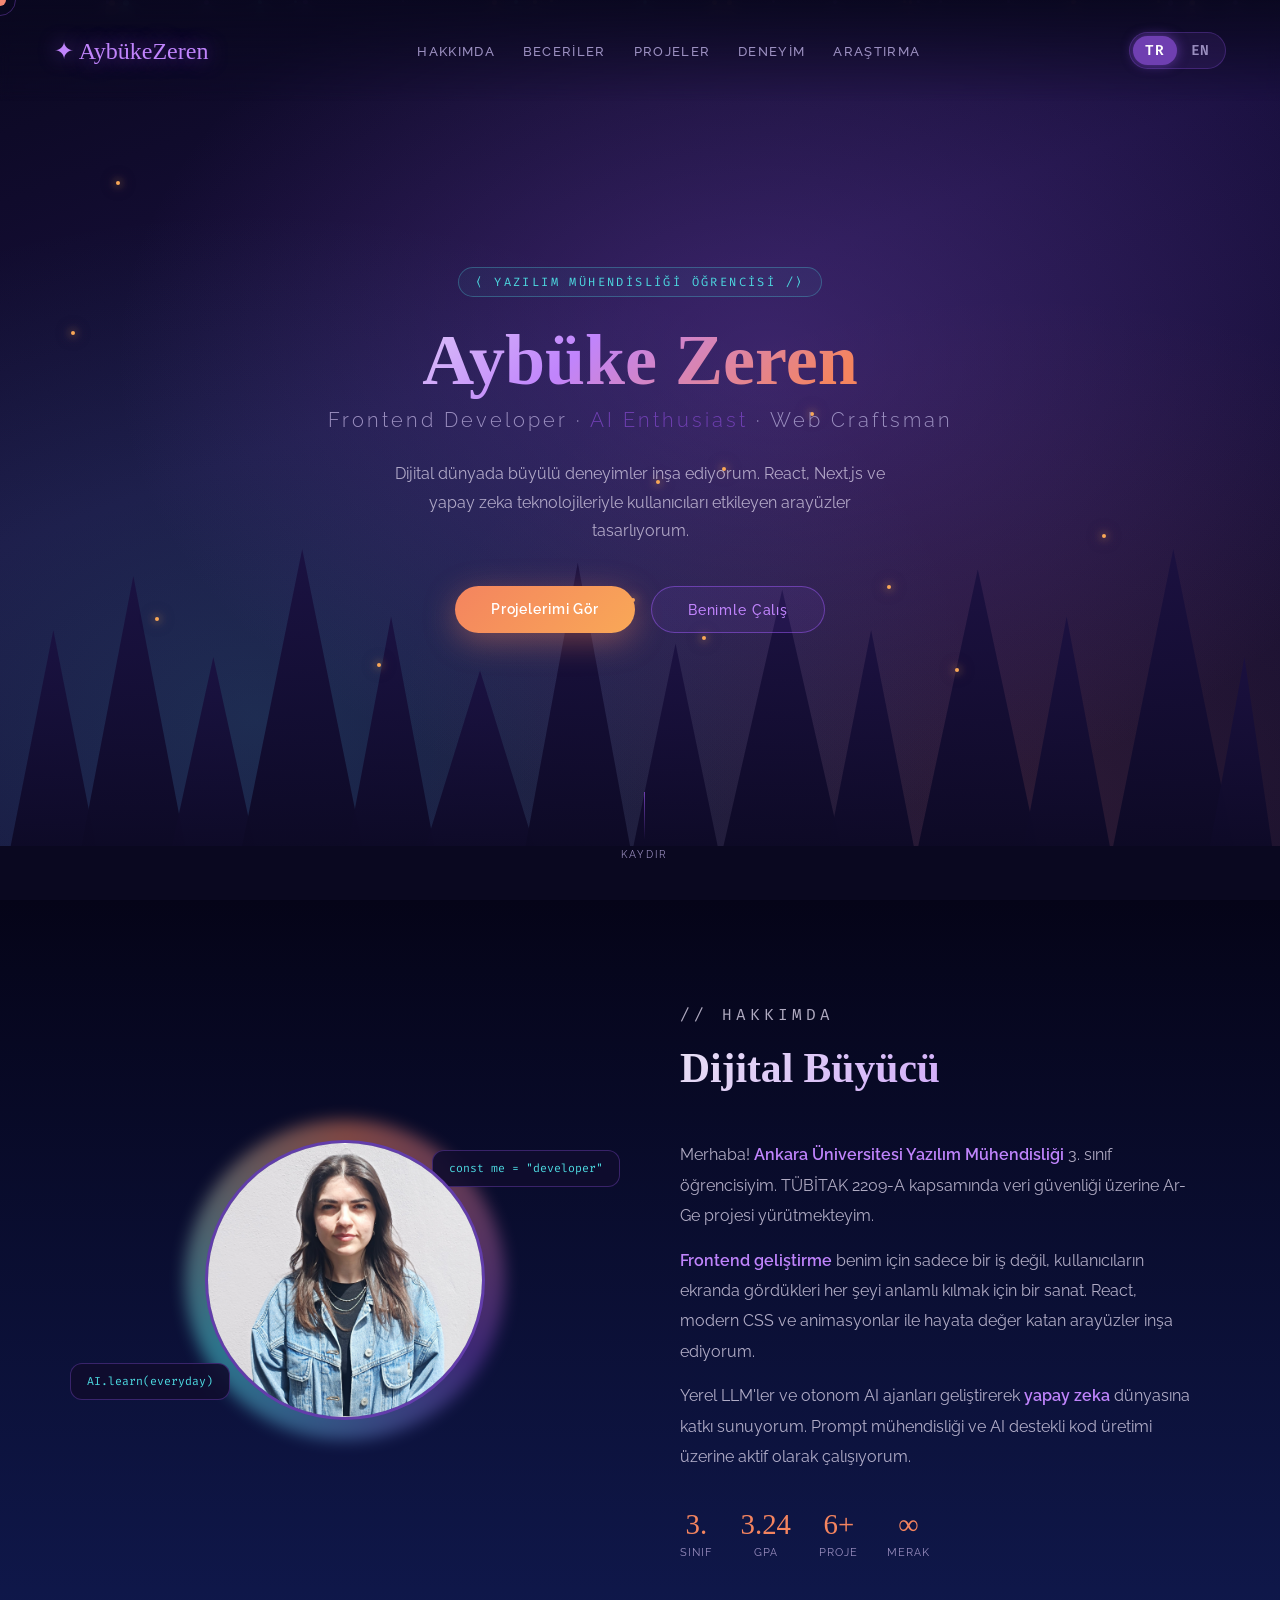
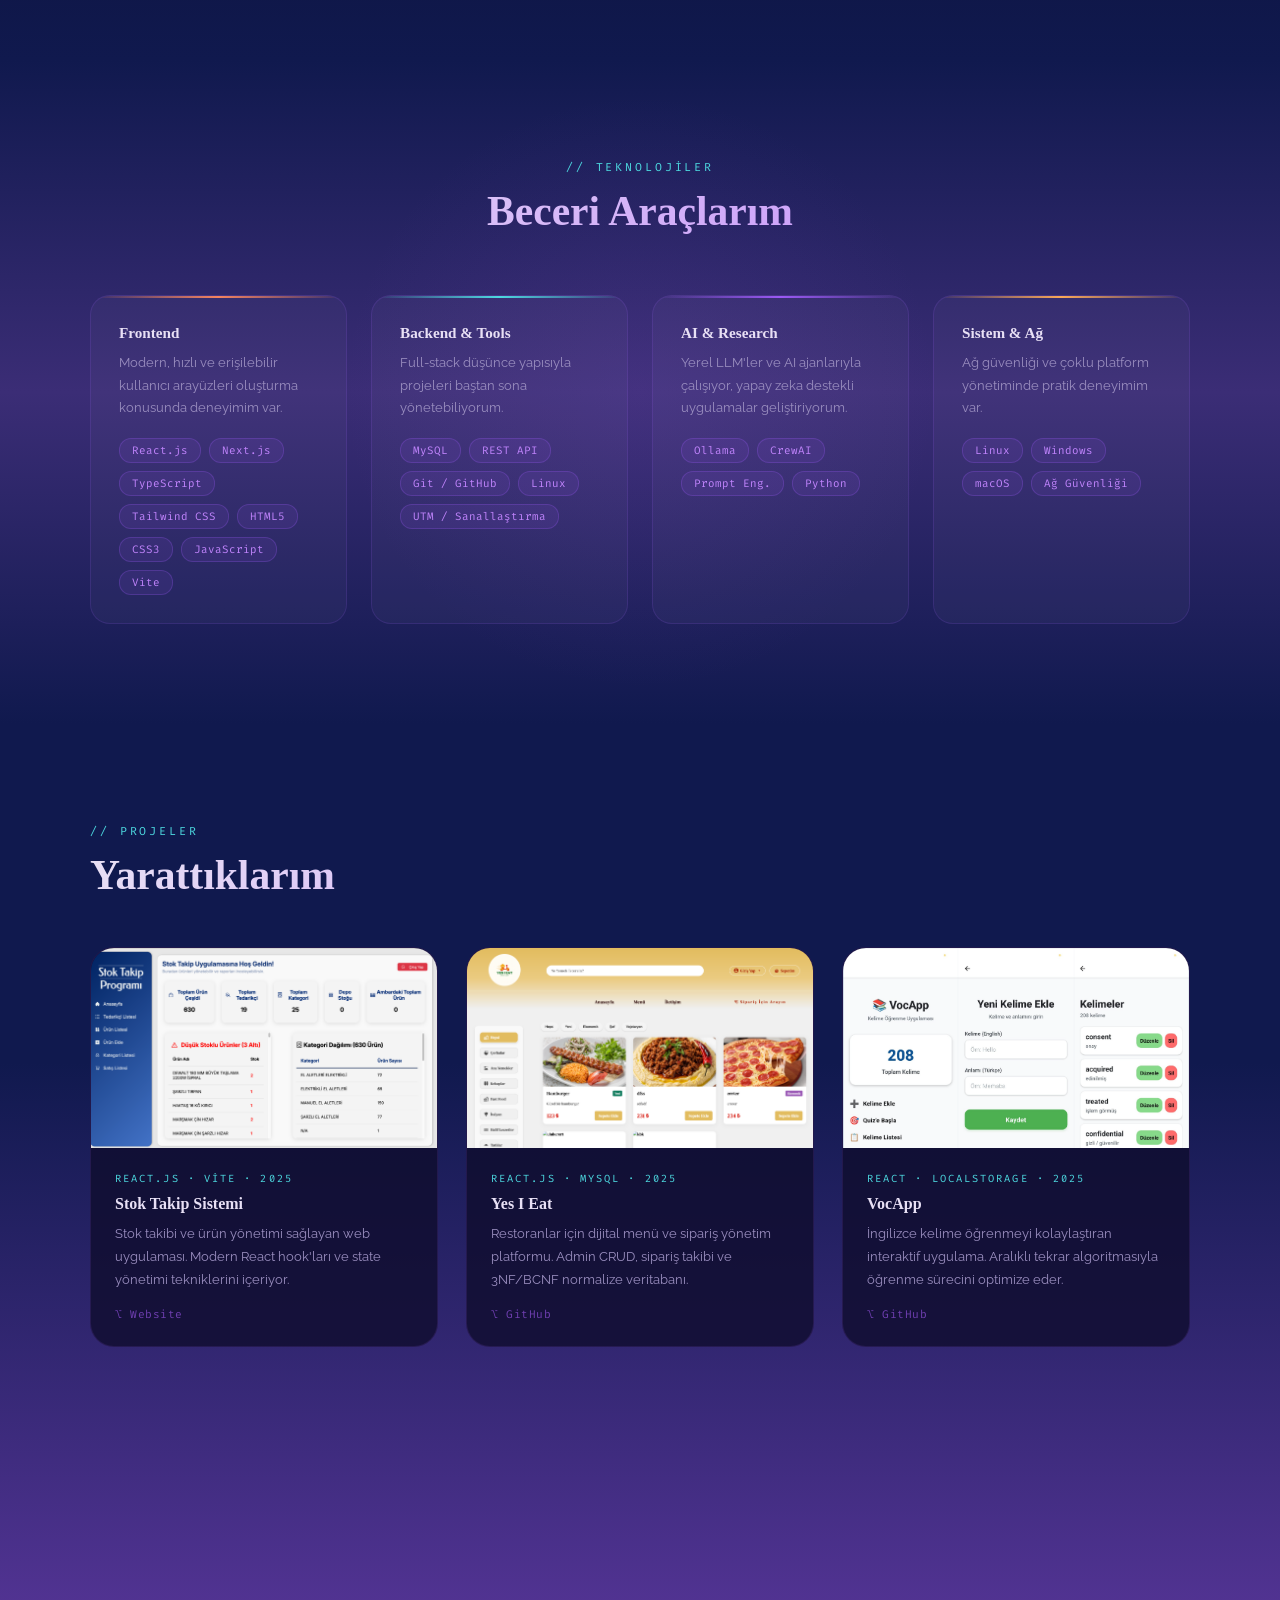
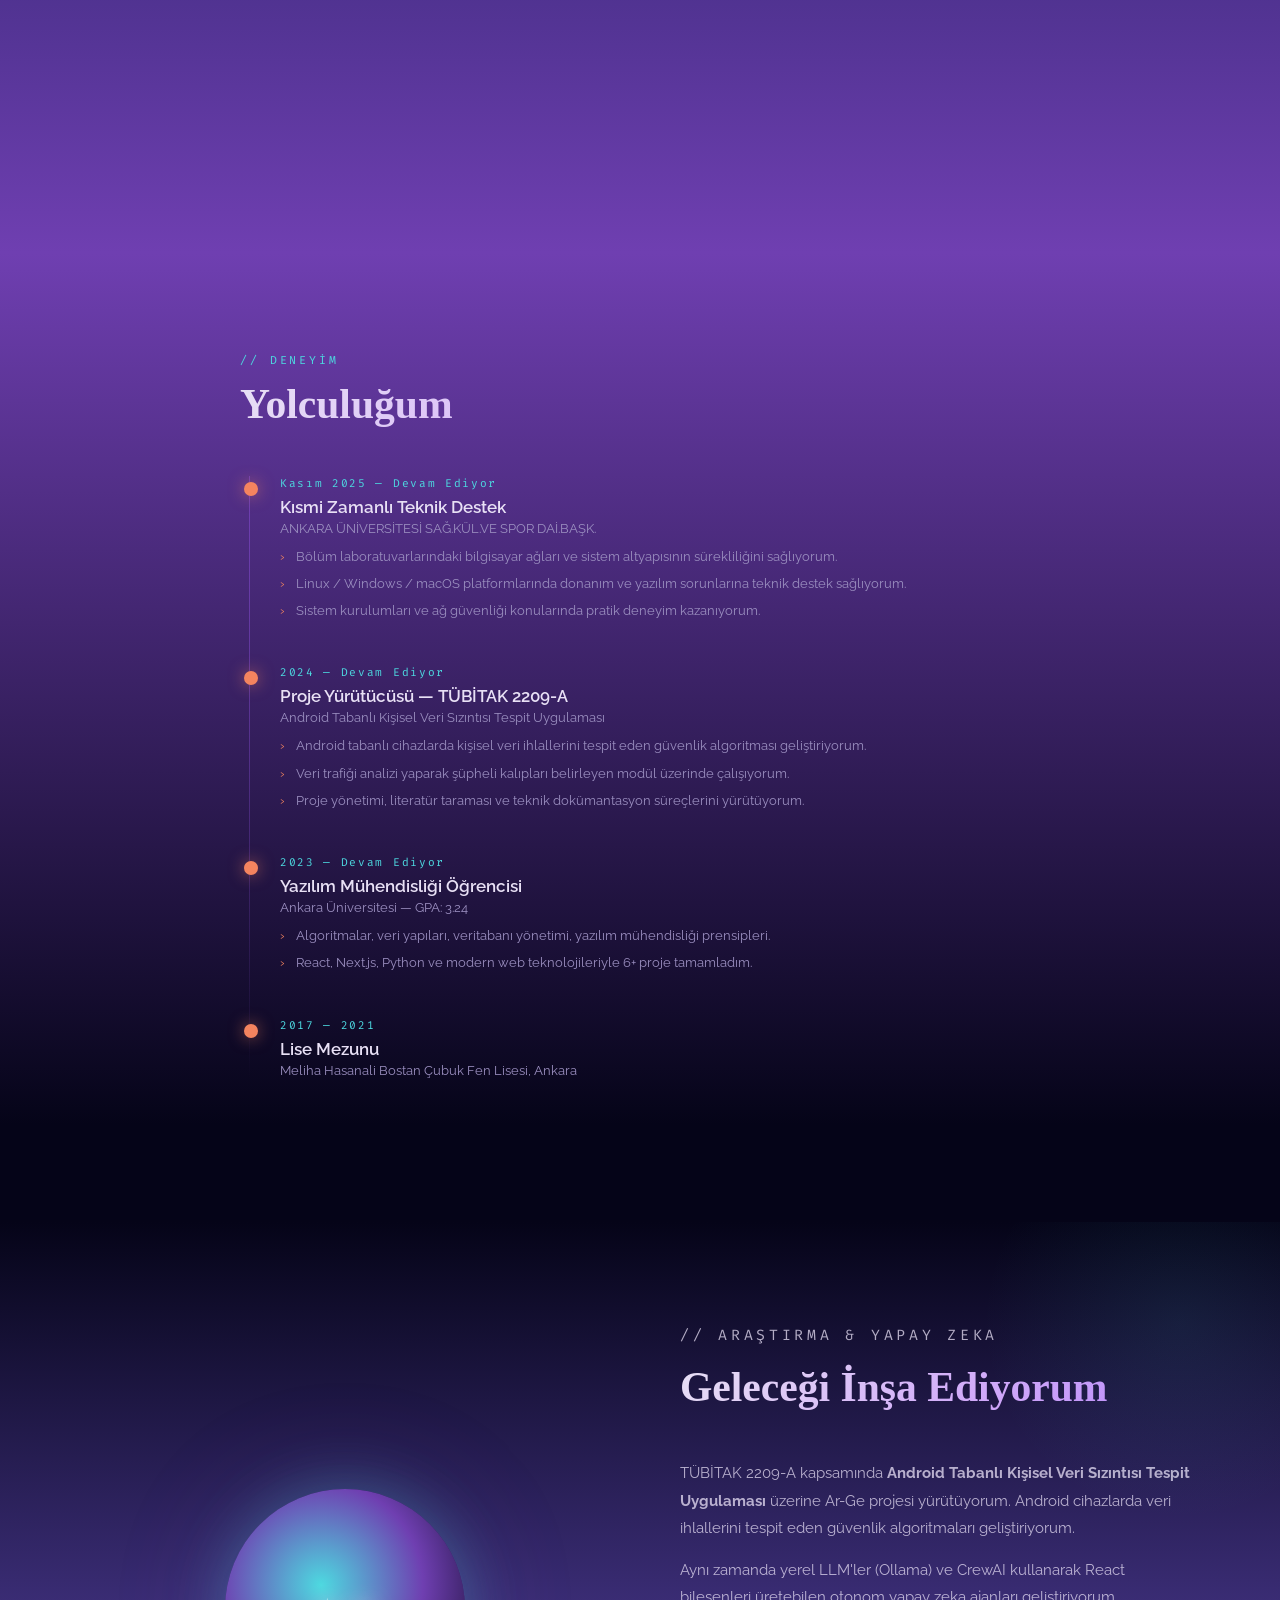
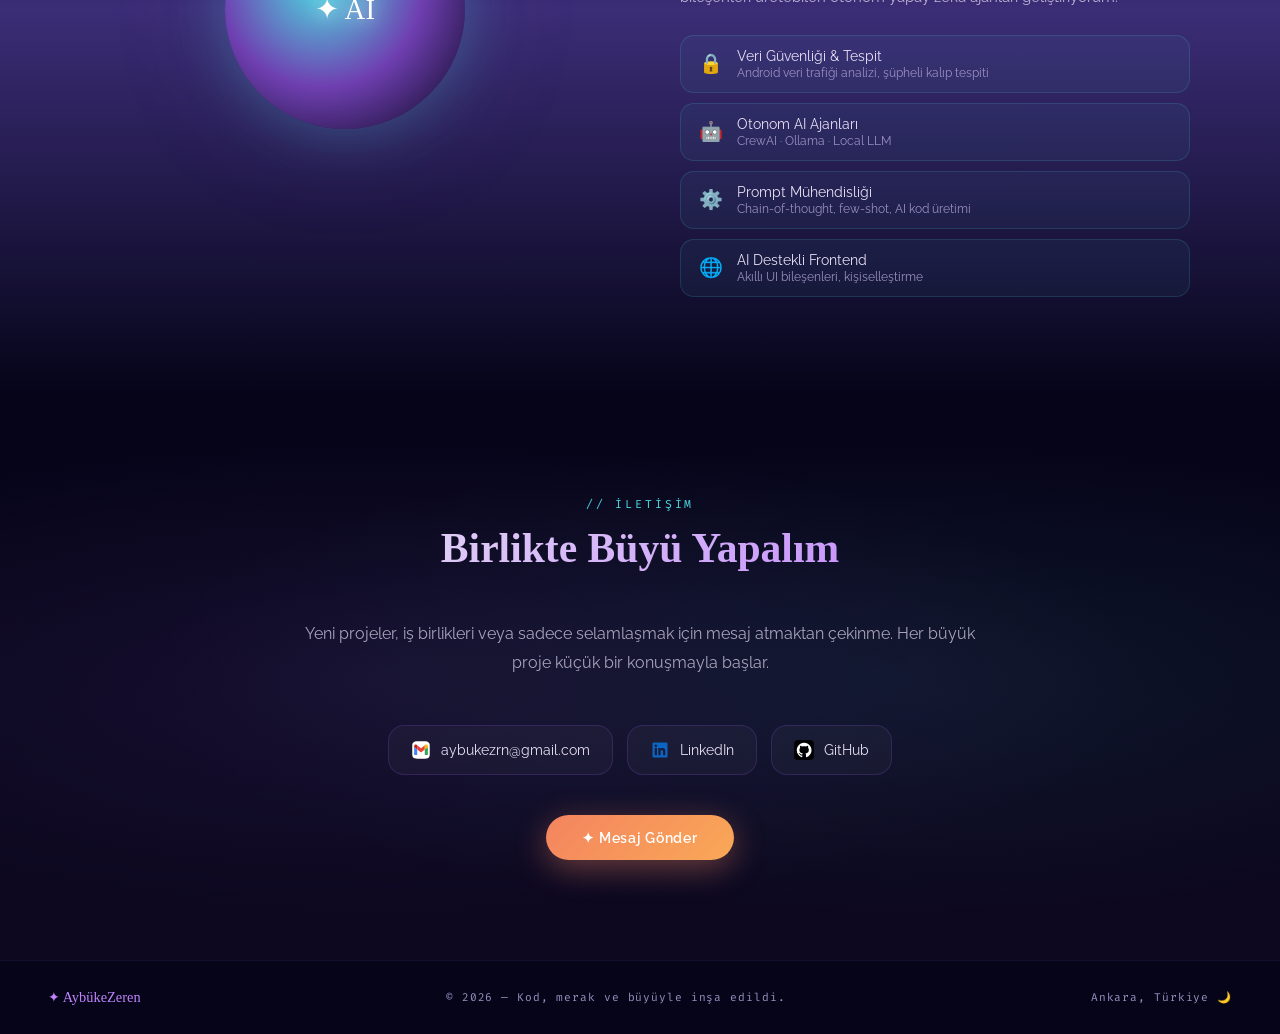
<file: index.html>
<!DOCTYPE html>
<html lang="tr">

<head>
    <meta charset="UTF-8">
    <meta name="viewport" content="width=device-width, initial-scale=1.0">
    <title>Aybüke Zeren — Portfolio</title>
    <link
        href="https://fonts.googleapis.com/css2?family=Cinzel+Decorative:wght@400;700&family=Raleway:wght@300;400;500;600&family=Fira+Code:wght@300;400;500&display=swap"
        rel="stylesheet">
    <style>
        :root {
            --deep-navy: #050418;
            --midnight: #10194e;
            --purple-dark: #3b2d76;
            --purple-mid: #3d2a7a;
            --violet: #6f3fb1;
            --lilac: #c084fc;
            --coral: #f4845f;
            --amber: #f9a857;
            --teal-glow: #4dd9e0;
            --text-main: #e8e0f5;
            --text-dim: #9b8fc0;
        }

        * {
            margin: 0;
            padding: 0;
            box-sizing: border-box;
        }

        html {
            scroll-behavior: smooth;
        }

        body {
            background: var(--deep-navy);
            color: var(--text-main);
            font-family: 'Raleway', sans-serif;
            overflow-x: hidden;
            cursor: none;
        }

        /* CURSOR */
        .cursor {
            position: fixed;
            width: 12px;
            height: 12px;
            border-radius: 50%;
            background: var(--coral);
            pointer-events: none;
            z-index: 9999;
            transform: translate(-50%, -50%);
            transition: transform 0.1s, background 0.3s;
            mix-blend-mode: screen;
        }

        .cursor-trail {
            position: fixed;
            width: 32px;
            height: 32px;
            border-radius: 50%;
            border: 1px solid var(--violet);
            pointer-events: none;
            z-index: 9998;
            transform: translate(-50%, -50%);
            transition: left 0.12s ease, top 0.12s ease;
            opacity: 0.5;
        }

        /* NAV */
        nav {
            position: fixed;
            top: 0;
            left: 0;
            right: 0;
            z-index: 100;
            display: flex;
            align-items: center;
            justify-content: space-between;
            padding: 32px 54px;
            background: linear-gradient(to bottom, rgba(10, 8, 32, 0.97), transparent);
            backdrop-filter: blur(6px);
        }

        .nav-logo {
            font-family: 'Cormorant Garamond', serif;
            font-size: 1.5rem;
            color: var(--lilac);
            text-shadow: 0 0 20px var(--violet);
        }

        .nav-links {
            display: flex;
            gap: 28px;
            list-style: none;
        }

        .nav-links a {
            color: var(--text-dim);
            text-decoration: none;
            font-size: .82rem;
            letter-spacing: 0.1em;
            text-transform: uppercase;
            font-weight: 500;
            transition: color 0.3s;
            position: relative;
        }

        .nav-links a::after {
            content: '';
            position: absolute;
            bottom: -4px;
            left: 0;
            width: 0;
            height: 1px;
            background: var(--coral);
            transition: width 0.3s;
        }

        .nav-links a:hover {
            color: var(--coral);
        }

        .nav-links a:hover::after {
            width: 100%;
        }

        .nav-right {
            display: flex;
            align-items: center;
            gap: 12px;
        }

        /* LANG TOGGLE */
        .lang-toggle {
            display: flex;
            align-items: center;
            background: rgba(155, 89, 245, 0.1);
            border: 1px solid rgba(155, 89, 245, 0.25);
            border-radius: 20px;
            padding: 3px;
            gap: 2px;
        }

        .lang-btn {
            font-family: 'Fira Code', monospace;
            font-size: 0.9rem;
            font-weight: 600;
            letter-spacing: 0.05em;
            padding: 5px 12px;
            border-radius: 16px;
            border: none;
            background: transparent;
            color: var(--text-dim);
            cursor: none;
            transition: all 0.25s;
        }

        .lang-btn.active {
            background: var(--violet);
            color: white;
            box-shadow: 0 0 12px rgba(155, 89, 245, 0.5);
        }

        /* CV DOWNLOAD */
        .cv-btn {
            display: flex;
            align-items: center;
            gap: 8px;
            background: linear-gradient(135deg, var(--coral), var(--amber));
            color: white;
            padding: 9px 20px;
            border-radius: 20px;
            font-size: 0.82rem;
            font-weight: 600;
            letter-spacing: 0.06em;
            text-decoration: none;
            
            box-shadow: 0 0 20px rgba(244, 132, 95, 0.35);
            transition: box-shadow 0.3s, transform 0.2s;
        }

        .cv-btn:hover {
            box-shadow: 0 0 36px rgba(244, 132, 95, 0.65);
            transform: translateY(-1px);
        }

        .cv-btn svg {
            width: 14px;
            height: 14px;
            fill: white;
            flex-shrink: 0;
        }

        /* HERO */
        .hero {
            position: relative;
            min-height: 100vh;
            display: flex;
            align-items: center;
            justify-content: center;
            overflow: hidden;
        }

        .hero-bg {
            position: absolute;
            inset: 0;
            background:
                radial-gradient(ellipse at 60% 40%, rgba(124, 77, 189, 0.35) 0%, transparent 60%),
                radial-gradient(ellipse at 20% 80%, rgba(77, 217, 224, 0.15) 0%, transparent 50%),
                radial-gradient(ellipse at 80% 90%, rgba(244, 132, 95, 0.12) 0%, transparent 45%),
                linear-gradient(160deg, #0a0820 0%, #1a1040 40%, #0d0a2a 100%);
        }

        .particles {
            position: absolute;
            inset: 0;
            pointer-events: none;
        }

        .particle {
            position: absolute;
            border-radius: 50%;
            animation: float-particle linear infinite;
        }

        @keyframes float-particle {
            0% {
                transform: translateY(110vh) translateX(0) scale(0);
                opacity: 0;
            }

            10% {
                opacity: 1;
            }

            90% {
                opacity: 0.6;
            }

            100% {
                transform: translateY(-10vh) translateX(var(--drift)) scale(1);
                opacity: 0;
            }
        }

        .forest-layer {
            position: absolute;
            bottom: 0;
            left: 0;
            right: 0;
            height: 45%;
            pointer-events: none;
        }

        .forest-svg {
            width: 100%;
            height: 100%;
        }

        .firefly {
            position: absolute;
            width: 4px;
            height: 4px;
            border-radius: 50%;
            background: var(--amber);
            box-shadow: 0 0 8px var(--amber), 0 0 16px rgba(249, 168, 87, 0.5);
            animation: firefly-float ease-in-out infinite;
        }

        @keyframes firefly-float {

            0%,
            100% {
                transform: translate(0, 0);
                opacity: 0.2;
            }

            25% {
                transform: translate(20px, -30px);
                opacity: 1;
            }

            50% {
                transform: translate(-10px, -50px);
                opacity: 0.7;
            }

            75% {
                transform: translate(15px, -20px);
                opacity: 0.4;
            }
        }

        .hero-content {
            position: relative;
            z-index: 10;
            text-align: center;
            padding: 0 20px;
            max-width: 800px;
        }

        .hero-badge {
            display: inline-block;
            font-family: 'Fira Code', monospace;
            font-size: 0.75rem;
            color: var(--teal-glow);
            letter-spacing: 0.2em;
            text-transform: uppercase;
            margin-bottom: 24px;
            padding: 6px 16px;
            border: 1px solid rgba(77, 217, 224, 0.3);
            border-radius: 20px;
            background: rgba(77, 217, 224, 0.05);
            animation: fadeInDown 1s ease 0.3s both;
        }

        .hero-name {
            font-family: 'Cormorant Garamond', serif;
            font-size: clamp(2.2rem, 6vw, 4.5rem);
            line-height: 1.1;
            background: linear-gradient(135deg, #e8e0f5 0%, var(--lilac) 40%, var(--coral) 80%);
            -webkit-background-clip: text;
            -webkit-text-fill-color: transparent;
            background-clip: text;
            animation: fadeInDown 1s ease 0.5s both;
            margin-bottom: 8px;
        }

        .hero-title {
            font-size: clamp(0.9rem, 2.2vw, 1.25rem);
            color: var(--text-dim);
            font-weight: 300;
            letter-spacing: 0.15em;
            animation: fadeInDown 1s ease 0.7s both;
            margin-bottom: 28px;
        }

        .hero-title span {
            color: var(--violet);
        }

        .hero-desc {
            font-size: 1rem;
            line-height: 1.8;
            color: rgba(232, 224, 245, 0.7);
            max-width: 520px;
            margin: 0 auto 40px;
            animation: fadeInUp 1s ease 0.9s both;
        }

        .hero-actions {
            display: flex;
            gap: 16px;
            justify-content: center;
            flex-wrap: wrap;
            animation: fadeInUp 1s ease 1.1s both;
        }

        .btn-primary, .cv-btn {
            padding: 14px 36px;
            border-radius: 30px;
            background: linear-gradient(135deg, var(--coral), var(--amber));
            color: white;
            text-decoration: none;
            font-weight: 600;
            font-size: 0.9rem;
            letter-spacing: 0.06em;
            box-shadow: 0 8px 32px rgba(244, 132, 95, 0.4);
            transition: transform 0.2s, box-shadow 0.2s;
        }

        .btn-primary:hover {
            transform: translateY(-3px);
            box-shadow: 0 12px 48px rgba(244, 132, 95, 0.6);
        }

        .btn-secondary {
            padding: 14px 36px;
            border-radius: 30px;
            border: 1px solid rgba(155, 89, 245, 0.5);
            color: var(--lilac);
            text-decoration: none;
            font-weight: 500;
            font-size: 0.9rem;
            letter-spacing: 0.06em;
            background: rgba(155, 89, 245, 0.08);
            transition: background 0.3s, border-color 0.3s, transform 0.2s;
        }

        .btn-secondary:hover {
            background: rgba(155, 89, 245, 0.18);
            border-color: var(--violet);
            transform: translateY(-3px);
        }

        .scroll-hint {
            position: absolute;
            bottom: 40px;
            left: 48.5%;
            transform: translateX(-50%);
            display: flex;
            flex-direction: column;
            align-items: center;
            gap: 8px;
            animation: fadeInUp 1s ease 1.4s both;
        }

        .scroll-hint span {
            font-size: 0.65rem;
            letter-spacing: 0.2em;
            color: var(--text-dim);
            text-transform: uppercase;
        }

        .scroll-line {
            width: 1px;
            height: 48px;
            background: linear-gradient(to bottom, var(--violet), transparent);
            animation: scrollLine 1.5s ease infinite;
        }

        @keyframes scrollLine {
            0% {
                transform: scaleY(0);
                transform-origin: top;
            }

            50% {
                transform: scaleY(1);
                transform-origin: top;
            }

            51% {
                transform: scaleY(1);
                transform-origin: bottom;
            }

            100% {
                transform: scaleY(0);
                transform-origin: bottom;
            }
        }

        /* SECTIONS */
        section {
            padding: 100px 48px;
        }

        .section-label {
            font-family: 'Fira Code', monospace;
            font-size: 0.72rem;
            color: var(--teal-glow);
            letter-spacing: 0.25em;
            text-transform: uppercase;
            margin-bottom: 12px;
        }

        .section-title {
            font-family: 'Cormorant Garamond', serif;
            font-size: clamp(1.8rem, 4vw, 2.6rem);
            background: linear-gradient(135deg, #e8e0f5, var(--lilac));
            -webkit-background-clip: text;
            -webkit-text-fill-color: transparent;
            background-clip: text;
            margin-bottom: 48px;
        }

        /* ABOUT */
        .about-section {
            background: linear-gradient(180deg, var(--deep-navy) 0%, var(--midnight) 100%);
        }

        .about-grid {
            max-width: 1100px;
            margin: 0 auto;
            display: grid;
            grid-template-columns: 1fr 1fr;
            gap: 80px;
            align-items: center;
        }

        .about-visual {
            position: relative;
            display: flex;
            justify-content: center;
        }

        .avatar-ring {
            position: relative;
            width: 280px;
            height: 280px;
        }

        .avatar-glow {
            position: absolute;
            inset: -20px;
            border-radius: 50%;
            background: conic-gradient(from 0deg, var(--coral), var(--violet), var(--teal-glow), var(--coral));
            animation: spin 6s linear infinite;
            opacity: 0.5;
            filter: blur(8px);
        }

        @keyframes spin {
            to {
                transform: rotate(360deg);
            }
        }

        .avatar-inner {
            position: relative;
            width: 280px;
            height: 280px;
            border-radius: 50%;
            overflow: hidden;
            border: 3px solid rgba(155, 89, 245, 0.4);
            background: linear-gradient(135deg, var(--purple-dark), var(--purple-mid));
            display: flex;
            align-items: center;
            justify-content: center;
            z-index: 1;
        }

        .avatar-inner img {
            width: 100%;
            height: 100%;
            object-fit: cover;
            object-position: center top;
            display: block;
        }

        .about-floating-tag {
            position: absolute;
            background: rgba(16, 13, 46, 0.9);
            border: 1px solid rgba(155, 89, 245, 0.3);
            border-radius: 12px;
            padding: 10px 16px;
            font-family: 'Fira Code', monospace;
            font-size: 0.72rem;
            color: var(--teal-glow);
            backdrop-filter: blur(8px);
            animation: floatTag ease-in-out infinite;
        }

        @keyframes floatTag {

            0%,
            100% {
                transform: translateY(0);
            }

            50% {
                transform: translateY(-8px);
            }
        }

        .tag-top {
            top: 10px;
            right: -20px;
            animation-duration: 3.5s;
        }

        .tag-bottom {
            bottom: 20px;
            left: -20px;
            animation-duration: 4.2s;
            animation-delay: 1s;
        }

        .about-text p {
            font-size: 1rem;
            line-height: 1.9;
            color: rgba(232, 224, 245, 0.75);
            margin-bottom: 14px;
        }

        .about-text p strong {
            color: var(--lilac);
            font-weight: 600;
        }

        .about-stats {
            display: flex;
            gap: 28px;
            margin-top: 36px;
            flex-wrap: wrap;
        }

        .stat {
            text-align: center;
        }

        .stat-num {
            font-family: 'Cormorant Garamond', serif;
            font-size: 1.8rem;
            color: var(--coral);
            display: block;
        }

        .stat-label {
            font-size: 0.7rem;
            color: var(--text-dim);
            letter-spacing: 0.1em;
            text-transform: uppercase;
        }

        /* SKILLS */
        .skills-section {
            background: linear-gradient(180deg, var(--midnight) 0%, var(--purple-dark) 50%, var(--midnight) 100%);
            position: relative;
            overflow: hidden;
        }

        .skills-section::before {
            content: '';
            position: absolute;
            top: 50%;
            left: 50%;
            transform: translate(-50%, -50%);
            width: 600px;
            height: 600px;
            border-radius: 50%;
            background: radial-gradient(circle, rgba(124, 77, 189, 0.15) 0%, transparent 70%);
            pointer-events: none;
        }

        .skills-container {
            max-width: 1100px;
            margin: 0 auto;
        }

        .skills-header {
            text-align: center;
            margin-bottom: 60px;
        }

        .skills-grid {
            display: grid;
            grid-template-columns: repeat(auto-fit, minmax(240px, 1fr));
            gap: 24px;
        }

        .skill-card {
            background: rgba(255, 255, 255, 0.03);
            border: 1px solid rgba(155, 89, 245, 0.15);
            border-radius: 20px;
            padding: 28px;
            position: relative;
            overflow: hidden;
            transition: transform 0.3s, border-color 0.3s, box-shadow 0.3s;
        }

        .skill-card::before {
            content: '';
            position: absolute;
            top: 0;
            left: 0;
            right: 0;
            height: 2px;
            background: linear-gradient(to right, transparent, var(--card-accent, var(--violet)), transparent);
        }

        .skill-card:hover {
            transform: translateY(-6px);
            border-color: rgba(155, 89, 245, 0.4);
            box-shadow: 0 20px 60px rgba(10, 8, 32, 0.5);
        }

        .skill-card-title {
            font-family: 'Cormorant Garamond', serif;
            font-size: 0.95rem;
            color: var(--text-main);
            margin-bottom: 10px;
            
        }

        .skill-card-desc {
            font-size: 0.83rem;
            color: var(--text-dim);
            line-height: 1.7;
            margin-bottom: 18px;
        }

        .skill-tags {
            display: flex;
            flex-wrap: wrap;
            gap: 8px;
        }

        .skill-tag:hover {
            background: rgba(155, 89, 245, 0.15);
            border-color: rgba(155, 89, 245, 0.35);
            color: var(--text-main);
        }

        .skill-tag {
            font-family: 'Fira Code', monospace;
            font-size: 0.68rem;
            padding: 4px 12px;
            border-radius: 12px;
            background: rgba(155, 89, 245, 0.1);
            border: 1px solid rgba(155, 89, 245, 0.25);
            color: var(--lilac);
        }

        /* PROJECTS */
        .projects-section {
            background: linear-gradient(180deg, var(--midnight) 30%, var(--violet) 100%);
             position: relative;
        }

        .projects-container {
            max-width: 1100px;
            margin: 0 auto;
        }

        .projects-grid {
            display: grid;
            grid-template-columns: repeat(auto-fit, minmax(320px, 1fr));
            gap: 28px;
        }

        .project-card {
            background: rgba(16, 13, 46, 0.8);
            border: 1px solid rgba(155, 89, 245, 0.12);
            border-radius: 24px;
            overflow: hidden;
            transition: transform 0.3s, box-shadow 0.3s;
        }

        .project-card:hover {
            transform: translateY(-8px);
            box-shadow: 0 32px 80px rgba(10, 8, 32, 0.6), 0 0 0 1px rgba(155, 89, 245, 0.3);
        }

        .project-thumb {
            width: 100%;
            height: 200px;
            overflow: hidden;
            display: block;
        }

        .project-thumb img {
            width: 100%;
            height: 100%;
            object-fit: cover;
            object-position: center top;
            display: block;
            transition: transform 0.4s ease;
        }

        .project-card:hover .project-thumb img {
            transform: scale(1.05);
        }

        .project-body {
            padding: 24px;
        }

        .project-category {
            font-family: 'Fira Code', monospace;
            font-size: 0.65rem;
            color: var(--teal-glow);
            letter-spacing: 0.2em;
            text-transform: uppercase;
            margin-bottom: 8px;
        }

        .project-name {
            font-family: 'Cormorant Garamond', serif;
            font-size: 1rem;
            color: var(--text-main);
            margin-bottom: 8px;
            line-height: 1.4;
        }

        .project-desc {
            font-size: 0.83rem;
            color: var(--text-dim);
            line-height: 1.7;
            margin-bottom: 16px;
        }

        .project-links {
            display: flex;
            gap: 12px;
            flex-wrap: wrap;
        }

        .project-link {
            font-family: 'Fira Code', monospace;
            font-size: 0.7rem;
            color: var(--violet);
            text-decoration: none;
            letter-spacing: 0.05em;
            display: flex;
            align-items: center;
            gap: 6px;
            transition: color 0.2s;
        }

        .project-link:hover {
            color: var(--coral);
        }

        /* EXPERIENCE */
        .experience-section {
            background: linear-gradient(180deg, var(--violet) 0%, var(--deep-navy) 90%);
        }

        .experience-container {
            max-width: 800px;
            margin: 0 auto;
        }

        .timeline {
            position: relative;
            padding-left: 40px;
        }

        .timeline::before {
            content: '';
            position: absolute;
            left: 9px;
            top: 0;
            bottom: 0;
            width: 1px;
            background: linear-gradient(to bottom, var(--violet), transparent);
        }

        .timeline-item {
            position: relative;
            margin-bottom: 44px;
            opacity: 0;
            transform: translateX(-20px);
            transition: opacity 0.6s ease, transform 0.6s ease;
        }

        .timeline-item.visible {
            opacity: 1;
            transform: translateX(0);
        }

        .timeline-dot {
            position: absolute;
            left: -36px;
            top: 6px;
            width: 14px;
            height: 14px;
            border-radius: 50%;
            background: var(--coral);
            box-shadow: 0 0 16px rgba(244, 132, 95, 0.6);
            border: 2px solid var(--coral);
        }

        .timeline-date {
            font-family: 'Fira Code', monospace;
            font-size: 0.7rem;
            color: var(--teal-glow);
            letter-spacing: 0.15em;
            margin-bottom: 6px;
        }

        .timeline-role {
            font-size: 1.05rem;
            font-weight: 600;
            color: var(--text-main);
            margin-bottom: 4px;
        }

        .timeline-company {
            font-size: 0.83rem;
            color: var(--text-dim);
            margin-bottom: 10px;
        }

        .timeline-list {
            list-style: none;
            margin-top: 8px;
            display: flex;
            flex-direction: column;
            gap: 6px;
        }

        .timeline-list li {
            font-size: 0.83rem;
            color: var(--text-dim);
            line-height: 1.6;
            padding-left: 16px;
            position: relative;
        }

        .timeline-list li::before {
            content: '›';
            position: absolute;
            left: 0;
            color: var(--coral);
        }

        /* AI / RESEARCH */
        .ai-section {
            background: linear-gradient(180deg, var(--deep-navy) 0%, var(--purple-dark) ,var(--deep-navy) 100%);
            position: relative;
            overflow: hidden;
        }

        .ai-section::after {
            content: '';
            position: absolute;
            top: -100px;
            right: -100px;
            width: 400px;
            height: 400px;
            border-radius: 50%;
            background: radial-gradient(circle, rgba(77, 217, 224, 0.08), transparent 70%);
            pointer-events: none;
        }

        .ai-container {
            max-width: 1100px;
            margin: 0 auto;
            display: grid;
            grid-template-columns: 1fr 1fr;
            gap: 80px;
            align-items: center;
        }

        .ai-orb-wrap {
            display: flex;
            justify-content: center;
        }

        .ai-orb {
            width: 240px;
            height: 240px;
            border-radius: 50%;
            position: relative;
            background: radial-gradient(circle at 40% 40%, var(--teal-glow), var(--violet), var(--deep-navy));
            box-shadow: 0 0 60px rgba(77, 217, 224, 0.3), 0 0 120px rgba(124, 77, 189, 0.2);
            animation: orb-pulse 4s ease-in-out infinite;
        }

        @keyframes orb-pulse {

            0%,
            100% {
                box-shadow: 0 0 60px rgba(77, 217, 224, 0.3), 0 0 120px rgba(124, 77, 189, 0.2);
            }

            50% {
                box-shadow: 0 0 100px rgba(77, 217, 224, 0.5), 0 0 200px rgba(124, 77, 189, 0.35);
            }
        }

        .ai-orb-label {
            position: absolute;
            inset: 0;
            display: flex;
            align-items: center;
            justify-content: center;
            font-family: 'Cormorant Garamond', serif;
            font-size: 1.8rem;
            color: white;
            text-shadow: 0 0 20px rgba(255, 255, 255, 0.8);
            text-align: center;
            padding: 20px;
            line-height: 1.6;
        }

        .ai-content p {
            font-size: 0.93rem;
            line-height: 1.85;
            color: rgba(232, 224, 245, 0.75);
            margin-bottom: 14px;
        }

        .ai-interests {
            display: flex;
            flex-direction: column;
            gap: 10px;
            margin-top: 24px;
        }

        .ai-interest-item {
            display: flex;
            align-items: center;
            gap: 14px;
            padding: 12px 18px;
            background: rgba(77, 217, 224, 0.05);
            border: 1px solid rgba(77, 217, 224, 0.15);
            border-radius: 14px;
            font-size: 0.85rem;
            transition: background 0.3s, transform 0.2s;
        }

        .ai-interest-item:hover {
            background: rgba(77, 217, 224, 0.1);
            transform: translateX(6px);
        }

        .ai-interest-icon {
            font-size: 1.2rem;
            flex-shrink: 0;
        }

        .ai-interest-text {
            color: var(--text-main);
        }

        .ai-interest-text small {
            display: block;
            color: var(--text-dim);
            font-size: 0.72rem;
            margin-top: 2px;
        }

        /* CONTACT */
        .contact-section {
            background: linear-gradient(180deg, var(--deep-navy) 0%, #0d0820 100%);
            text-align: center;
            position: relative;
            overflow: hidden;
        }

        .contact-section::before {
            content: '';
            position: absolute;
            inset: 0;
            background: radial-gradient(ellipse at 30% 50%, rgba(124, 77, 189, 0.12), transparent 60%), radial-gradient(ellipse at 70% 50%, rgba(77, 217, 224, 0.08), transparent 60%);
            pointer-events: none;
        }

        .contact-container {
            max-width: 700px;
            margin: 0 auto;
            position: relative;
            z-index: 1;
        }

        .contact-buttom{
            display: flex;
            flex-direction: row;
            justify-content: center;
            align-items: center;
            gap: 16px;
        }

        .contact-intro {
            font-size: 1rem;
            line-height: 1.8;
            color: rgba(232, 224, 245, 0.7);
            margin-bottom: 48px;
        }

        .contact-cards {
            display: flex;
            justify-content: center;
            flex-wrap: wrap;
            gap: 14px;
            margin-bottom: 40px;
        }

        .contact-card {
            display: flex;
            align-items: center;
            gap: 10px;
            padding: 14px 22px;
            background: rgba(255, 255, 255, 0.03);
            border: 1px solid rgba(155, 89, 245, 0.2);
            border-radius: 16px;
            text-decoration: none;
            color: var(--text-main);
            font-size: 0.85rem;
            transition: background 0.3s, border-color 0.3s, transform 0.2s;
        }

        .contact-card:hover {
            background: rgba(155, 89, 245, 0.1);
            border-color: var(--violet);
            transform: translateY(-4px);
        }

        .contact-card-icon {
            font-size: 1.2rem;
            display: flex;
            flex-direction: row;
            align-items: center;
        }

        .contact-card-icon img{
            width: 20px;
            height: 20px;
            object-fit: contain;
        }

        /* FOOTER */
        footer {
            padding: 28px 48px;
            border-top: 1px solid rgba(155, 89, 245, 0.1);
            display: flex;
            align-items: center;
            justify-content: space-between;
            background: var(--deep-navy);
        }

        .footer-text {
            font-family: 'Fira Code', monospace;
            font-size: 0.7rem;
            color: var(--text-dim);
            letter-spacing: 0.08em;
        }

        .footer-logo {
            font-family: 'Cormorant Garamond', serif;
            font-size: 0.9rem;
            color: var(--lilac);
        }

        @keyframes fadeInDown {
            from {
                opacity: 0;
                transform: translateY(-20px);
            }

            to {
                opacity: 1;
                transform: translateY(0);
            }
        }

        @keyframes fadeInUp {
            from {
                opacity: 0;
                transform: translateY(20px);
            }

            to {
                opacity: 1;
                transform: translateY(0);
            }
        }

        .reveal {
            opacity: 0;
            transform: translateY(30px);
            transition: opacity 0.7s ease, transform 0.7s ease;
        }

        .reveal.visible {
            opacity: 1;
            transform: translateY(0);
        }

        @media (max-width: 900px) {

            .about-grid,
            .ai-container {
                grid-template-columns: 1fr;
                gap: 48px;
            }
        }

        @media (max-width: 768px) {
            nav {
                padding: 14px 20px;
            }

            .nav-links {
                display: none;
            }

            section {
                padding: 80px 20px;
            }

            footer {
                flex-direction: column;
                gap: 12px;
                text-align: center;
            }

            .nav-right {
                gap: 8px;
            }

            .cv-btn .cv-label {
                display: none;
            }
        }
    </style>
</head>

<body>

    <div class="cursor" id="cursor"></div>
    <div class="cursor-trail" id="cursorTrail"></div>

    <!-- NAV -->
    <nav>
        <div class="nav-logo">✦ AybükeZeren</div>
        <ul class="nav-links">
            <li><a href="#about" data-tr="Hakkımda" data-en="About">Hakkımda</a></li>
            <li><a href="#skills" data-tr="Beceriler" data-en="Skills">Beceriler</a></li>
            <li><a href="#projects" data-tr="Projeler" data-en="Projects">Projeler</a></li>
            <li><a href="#experience" data-tr="Deneyim" data-en="Experience">Deneyim</a></li>
            <li><a href="#ai" data-tr="Araştırma" data-en="Research">Araştırma</a></li>
        </ul>
        <div class="nav-right">
            <div class="lang-toggle">
                <button class="lang-btn active" id="btnTR" onclick="setLang('tr')">TR</button>
                <button class="lang-btn" id="btnEN" onclick="setLang('en')">EN</button>
            </div>

        </div>
    </nav>

    <!-- HERO -->
    <section class="hero" id="home">
        <div class="hero-bg"></div>
        <div class="particles" id="particles"></div>
        <div class="forest-layer">
            <svg class="forest-svg" viewBox="0 0 1440 300" preserveAspectRatio="none"
                xmlns="http://www.w3.org/2000/svg">
                <defs>
                    <linearGradient id="treeGrad" x1="0%" y1="0%" x2="0%" y2="100%">
                        <stop offset="0%" style="stop-color:#1a1040;stop-opacity:0.9" />
                        <stop offset="100%" style="stop-color:#0a0820;stop-opacity:1" />
                    </linearGradient>
                </defs>
                <polygon points="0,300 60,100 120,300" fill="url(#treeGrad)" />
                <polygon points="80,300 150,60 220,300" fill="url(#treeGrad)" />
                <polygon points="180,300 240,120 300,300" fill="url(#treeGrad)" />
                <polygon points="260,300 340,40 420,300" fill="url(#treeGrad)" />
                <polygon points="380,300 440,90 500,300" fill="url(#treeGrad)" />
                <polygon points="460,300 540,130 620,300" fill="url(#treeGrad)" />
                <polygon points="580,300 650,50 720,300" fill="url(#treeGrad)" />
                <polygon points="700,300 760,110 820,300" fill="url(#treeGrad)" />
                <polygon points="800,300 880,70 960,300" fill="url(#treeGrad)" />
                <polygon points="920,300 980,100 1040,300" fill="url(#treeGrad)" />
                <polygon points="1020,300 1100,55 1180,300" fill="url(#treeGrad)" />
                <polygon points="1140,300 1200,90 1260,300" fill="url(#treeGrad)" />
                <polygon points="1240,300 1320,40 1400,300" fill="url(#treeGrad)" />
                <polygon points="1350,300 1400,120 1440,300" fill="url(#treeGrad)" />
                <rect x="0" y="260" width="1440" height="40" fill="#0a0820" />
            </svg>
        </div>
        <div class="hero-content">
            <div class="hero-badge" id="heroBadge">⟨ Yazılım Mühendisliği Öğrencisi /⟩</div>
            <h1 class="hero-name">Aybüke Zeren</h1>
            <p class="hero-title">Frontend Developer · <span>AI Enthusiast</span> · Web Craftsman</p>
            <p class="hero-desc" id="heroDesc">Dijital dünyada büyülü deneyimler inşa ediyorum. React, Next.js ve yapay
                zeka teknolojileriyle kullanıcıları etkileyen arayüzler tasarlıyorum.</p>
            <div class="hero-actions">
                <a href="#projects" class="btn-primary" data-tr="Projelerimi Gör" data-en="View Projects">Projelerimi
                    Gör</a>
                <a href="#contact" class="btn-secondary" data-tr="Benimle Çalış" data-en="Work With Me">Benimle
                    Çalış</a>
            </div>
        </div>
        <div class="scroll-hint">
            <div class="scroll-line"></div>
            <span data-tr="Kaydır" data-en="Scroll">Kaydır</span>
        </div>
    </section>

    <!-- ABOUT -->
    <section class="about-section" id="about">
        <div class="about-grid">
            <div class="about-visual reveal">
                <div class="avatar-ring">
                    <div class="avatar-glow"></div>
                    <div class="avatar-inner">
                        <img src="profil.png" alt="Aybüke Zeren">
                    </div>
                </div>
                <div class="about-floating-tag tag-top">const me = "developer"</div>
                <div class="about-floating-tag tag-bottom">AI.learn(everyday)</div>
            </div>
            <div class="about-text reveal">
                <p class="section-label" data-tr="// hakkımda" data-en="// about me">// hakkımda</p>
                <h2 class="section-title" data-tr="Dijital Büyücü" data-en="Digital Sorceress">Dijital Büyücü</h2>
                <p id="ab1">Merhaba! <strong>Ankara Üniversitesi Yazılım Mühendisliği</strong> 3. sınıf öğrencisiyim. 
                    TÜBİTAK 2209-A kapsamında veri güvenliği üzerine Ar-Ge projesi yürütmekteyim.</p>
                <p id="ab2"><strong>Frontend geliştirme</strong> benim için sadece bir iş değil, kullanıcıların ekranda
                    gördükleri her şeyi anlamlı kılmak için bir sanat. React, modern CSS ve animasyonlar ile hayata
                    değer katan arayüzler inşa ediyorum.</p>
                <p id="ab3">Yerel LLM'ler ve otonom AI ajanları geliştirerek <strong>yapay zeka</strong> dünyasına katkı
                    sunuyorum. Prompt mühendisliği ve AI destekli kod üretimi üzerine aktif olarak çalışıyorum.</p>
                <div class="about-stats">
                    <div class="stat"><span class="stat-num">3.</span><span class="stat-label" data-tr="Sınıf"
                            data-en="Year">Sınıf</span></div>
                    <div class="stat"><span class="stat-num">3.24</span><span class="stat-label">GPA</span></div>
                    <div class="stat"><span class="stat-num">6+</span><span class="stat-label" data-tr="Proje"
                            data-en="Projects">Proje</span></div>
                    <div class="stat"><span class="stat-num">∞</span><span class="stat-label" data-tr="Merak"
                            data-en="Curiosity">Merak</span></div>
                </div>
            </div>
        </div>
    </section>

    <!-- SKILLS -->
    <section class="skills-section" id="skills">
        <div class="skills-container">
            <div class="skills-header reveal">
                <p class="section-label" data-tr="// teknolojiler" data-en="// technologies">// teknolojiler</p>
                <h2 class="section-title" data-tr="Silah Sandığım" data-en="My Arsenal">Beceri Araçlarım</h2>
            </div>
            <div class="skills-grid">
                <div class="skill-card reveal" style="--card-accent:#f4845f">
                    <h3 class="skill-card-title">Frontend</h3>
                    <p class="skill-card-desc"
                        data-tr="Modern, hızlı ve erişilebilir kullanıcı arayüzleri oluşturma konusunda deneyimim var."
                        data-en="Experienced in building modern, fast and accessible user interfaces.">Modern, hızlı ve
                        erişilebilir kullanıcı arayüzleri oluşturma konusunda deneyimim var.</p>
                    <div class="skill-tags">
                        <span class="skill-tag">React.js</span><span class="skill-tag">Next.js</span>
                        <span class="skill-tag">TypeScript</span><span class="skill-tag">Tailwind CSS</span>
                        <span class="skill-tag">HTML5</span><span class="skill-tag">CSS3</span>
                        <span class="skill-tag">JavaScript</span><span class="skill-tag">Vite</span>
                    </div>
                </div>
                <div class="skill-card reveal" style="--card-accent:#4dd9e0">
                    <h3 class="skill-card-title">Backend & Tools</h3>
                    <p class="skill-card-desc"
                        data-tr="Full-stack düşünce yapısıyla projeleri baştan sona yönetebiliyorum."
                        data-en="I can manage projects end-to-end with a full-stack mindset.">Full-stack düşünce
                        yapısıyla projeleri baştan sona yönetebiliyorum.</p>
                    <div class="skill-tags">
                        <span class="skill-tag">MySQL</span><span class="skill-tag">REST API</span>
                        <span class="skill-tag">Git / GitHub</span><span class="skill-tag">Linux</span>
                        <span class="skill-tag">UTM / Sanallaştırma</span>
                    </div>
                </div>
                <div class="skill-card reveal" style="--card-accent:#9b59f5">
                    <h3 class="skill-card-title">AI & Research</h3>
                    <p class="skill-card-desc"
                        data-tr="Yerel LLM'ler ve AI ajanlarıyla çalışıyor, yapay zeka destekli uygulamalar geliştiriyorum."
                        data-en="Working with local LLMs and AI agents, building AI-powered applications.">Yerel LLM'ler
                        ve AI ajanlarıyla çalışıyor, yapay zeka destekli uygulamalar geliştiriyorum.</p>
                    <div class="skill-tags">
                        <span class="skill-tag">Ollama</span><span class="skill-tag">CrewAI</span>
                        <span class="skill-tag">Prompt Eng.</span><span class="skill-tag">Python</span>
                    </div>
                </div>
                <div class="skill-card reveal" style="--card-accent:#f9a857">
                    <h3 class="skill-card-title" data-tr="Sistem & Ağ" data-en="Systems & Networks">Sistem & Ağ</h3>
                    <p class="skill-card-desc"
                        data-tr="Ağ güvenliği ve çoklu platform yönetiminde pratik deneyimim var."
                        data-en="Hands-on experience in network security and multi-platform system management.">Ağ
                        güvenliği ve çoklu platform yönetiminde pratik deneyimim var.</p>
                    <div class="skill-tags">
                        <span class="skill-tag">Linux</span><span class="skill-tag">Windows</span>
                        <span class="skill-tag">macOS</span>
                        <span class="skill-tag" data-tr="Ağ Güvenliği" data-en="Network Security">Ağ Güvenliği</span>
                        
                    </div>
                </div>
            </div>
        </div>
    </section>

    <!-- PROJECTS -->
    <section class="projects-section" id="projects">
        <div class="projects-container">
            <div class="reveal">
                <p class="section-label" data-tr="// projeler" data-en="// projects">// projeler</p>
                <h2 class="section-title" data-tr="Yarattıklarım" data-en="What I've Built">Yarattıklarım</h2>
            </div>
            <div class="projects-grid">

                <div class="project-card reveal">
                    <div class="project-thumb"><img src="stok1.png" alt="Stock Tracking"></div>
                    <div class="project-body">
                        <p class="project-category">React.js · Vite · 2025</p>
                        <h3 class="project-name" data-tr="Stok Takip Sistemi" data-en="Stock Tracking System">Stok Takip
                            Sistemi</h3>
                        <p class="project-desc"
                            data-tr="Stok takibi ve ürün yönetimi sağlayan web uygulaması. Modern React hook'ları ve state yönetimi tekniklerini içeriyor."
                            data-en="Web app for inventory and product management using modern React hooks and state management.">
                            Stok takibi ve ürün yönetimi sağlayan web uygulaması. Modern React hook'ları ve state
                            yönetimi tekniklerini içeriyor.</p>
                        <div class="project-links"><a href="https://stok.akerteknikhirdavat.com/" class="project-link">⌥ Website</a></div>
                    </div>
                </div>

                <div class="project-card reveal">
                    <div class="project-thumb"><img src="yesieat1.png" alt="Yes I Eat"></div>
                    <div class="project-body">
                        <p class="project-category">React.js · MySQL · 2025</p>
                        <h3 class="project-name">Yes I Eat</h3>
                        <p class="project-desc"
                            data-tr="Restoranlar için dijital menü ve sipariş yönetim platformu. Admin CRUD, sipariş takibi ve 3NF/BCNF normalize veritabanı."
                            data-en="Digital menu and order management platform for restaurants. Admin CRUD, order tracking and 3NF/BCNF normalized database.">
                            Restoranlar için dijital menü ve sipariş yönetim platformu. Admin CRUD, sipariş takibi ve
                            3NF/BCNF normalize veritabanı.</p>
                        <div class="project-links"><a href="https://github.com/aybukzrn/yesIeat" class="project-link">⌥ GitHub</a></div>
                    </div>
                </div>

                <div class="project-card reveal">
                    <div class="project-thumb"><img src="vocapp1.png" alt="VocApp"></div>
                    <div class="project-body">
                        <p class="project-category">React · LocalStorage · 2025</p>
                        <h3 class="project-name">VocApp</h3>
                        <p class="project-desc"
                            data-tr="İngilizce kelime öğrenmeyi kolaylaştıran interaktif uygulama. Aralıklı tekrar algoritmasıyla öğrenme sürecini optimize eder."
                            data-en="Interactive vocabulary learning app with a spaced-repetition algorithm to optimise the learning process.">
                            İngilizce kelime öğrenmeyi kolaylaştıran interaktif uygulama. Aralıklı tekrar algoritmasıyla
                            öğrenme sürecini optimize eder.</p>
                        <div class="project-links"><a href="https://github.com/aybukzrn/VocApp" class="project-link">⌥ GitHub</a></div>
                    </div>
                </div>

                <div class="project-card reveal">
                    <div class="project-thumb"><img src="gimre1.png" alt="GİMRE"></div>
                    <div class="project-body">
                        <p class="project-category">React.js · Tailwind CSS · 2026</p>
                        <h3 class="project-name">GİMRE / Oktay Algın</h3>
                        <p class="project-desc"
                            data-tr="Prof. Dr. Oktay Algın için tasarlanmış profesyonel kişisel web sitesi."
                            data-en="Professional personal website designed for Prof. Dr. Oktay Algın.">Prof. Dr. Oktay
                            Algın için tasarlanmış profesyonel kişisel web sitesi.</p>
                        <div class="project-links"><a href="https://github.com/aybukzrn/GIMRE" class="project-link">⌥ GitHub</a></div>
                    </div>
                </div>

                <div class="project-card reveal">
                    <div class="project-thumb"><img src="campus1.png" alt="Campus"></div>
                    <div class="project-body">
                        <p class="project-category">HTML · CSS · JavaScript · 2024</p>
                        <h3 class="project-name">Campus</h3>
                        <p class="project-desc" data-tr="Akademik performans ve aktivite takip dashboard'u."
                            data-en="Academic performance and activity tracking dashboard.">Akademik performans ve
                            aktivite takip dashboard'u.</p>
                        <div class="project-links"><a href="https://github.com/aybukzrn/Campus" class="project-link">⌥ GitHub</a></div>
                    </div>
                </div>

                <div class="project-card reveal">
                    <div class="project-thumb"><img src="edevat1.png" alt="Edevat Market"></div>
                    <div class="project-body">
                        <p class="project-category">HTML · CSS · JavaScript · 2024</p>
                        <h3 class="project-name">Edevat Market</h3>
                        <p class="project-desc"
                            data-tr="Hırdavat ve alet edevat ürünlerinin satıldığı e-ticaret arayüzü."
                            data-en="E-commerce interface for hardware and tool products.">Hırdavat ve alet edevat
                            ürünlerinin satıldığı e-ticaret arayüzü.</p>
                        
                    </div>
                </div>

            </div>
        </div>
    </section>

    <!-- EXPERIENCE -->
    <section class="experience-section" id="experience">
        <div class="experience-container">
            <div class="reveal">
                <p class="section-label" data-tr="// deneyim" data-en="// experience">// deneyim</p>
                <h2 class="section-title" data-tr="Yolculuğum" data-en="My Journey">Yolculuğum</h2>
            </div>
            <div class="timeline">

                <div class="timeline-item">
                    <div class="timeline-dot"></div>
                    <div class="timeline-date" data-tr="Kasım 2025 — Devam Ediyor" data-en="Nov 2025 — Present">Kasım
                        2025 — Devam Ediyor</div>
                    <div class="timeline-role" data-tr="Kısmi Zamanlı Teknik Destek"
                        data-en="Part-Time Technical Support">Kısmi Zamanlı Teknik Destek</div>
                    <div class="timeline-company" data-tr="Ankara Üniversitesi — Yazılım Mühendisliği Bölümü"
                        data-en="Ankara University — Software Engineering Dept.">ANKARA ÜNİVERSİTESİ SAĞ.KÜL.VE SPOR DAİ.BAŞK.</div>
                    <ul class="timeline-list">
                        <li data-tr="Bölüm laboratuvarlarındaki bilgisayar ağları ve sistem altyapısının sürekliliğini sağlıyorum."
                            data-en="Maintaining the continuity of computer networks and system infrastructure in department labs.">
                            Bölüm laboratuvarlarındaki bilgisayar ağları ve sistem altyapısının sürekliliğini
                            sağlıyorum.</li>
                        <li data-tr="Linux / Windows / macOS platformlarında donanım ve yazılım sorunlarına teknik destek sağlıyorum."
                            data-en="Providing technical support for hardware and software issues across Linux / Windows / macOS.">
                            Linux / Windows / macOS platformlarında donanım ve yazılım sorunlarına teknik destek
                            sağlıyorum.</li>
                        <li data-tr="Sistem kurulumları ve ağ güvenliği konularında pratik deneyim kazanıyorum."
                            data-en="Gaining practical experience in system installations and network security.">Sistem
                            kurulumları ve ağ güvenliği konularında pratik deneyim kazanıyorum.</li>
                    </ul>
                </div>

                <div class="timeline-item">
                    <div class="timeline-dot"></div>
                    <div class="timeline-date" data-tr="2024 — Devam Ediyor" data-en="2024 — Present">2024 — Devam
                        Ediyor</div>
                    <div class="timeline-role" data-tr="Proje Yürütücüsü — TÜBİTAK 2209-A"
                        data-en="Project Lead — TÜBİTAK 2209-A">Proje Yürütücüsü — TÜBİTAK 2209-A</div>
                    <div class="timeline-company" data-tr="Android Tabanlı Kişisel Veri Sızıntısı Tespit Uygulaması"
                        data-en="Android-Based Personal Data Leak Detection Application">Android Tabanlı Kişisel Veri
                        Sızıntısı Tespit Uygulaması</div>
                    <ul class="timeline-list">
                        <li data-tr="Android tabanlı cihazlarda kişisel veri ihlallerini tespit eden güvenlik algoritması geliştiriyorum."
                            data-en="Developing a security algorithm that detects personal data breaches on Android-based devices.">
                            Android tabanlı cihazlarda kişisel veri ihlallerini tespit eden güvenlik algoritması
                            geliştiriyorum.</li>
                        <li data-tr="Veri trafiği analizi yaparak şüpheli kalıpları belirleyen modül üzerinde çalışıyorum."
                            data-en="Working on a module that identifies suspicious patterns through traffic analysis.">
                            Veri trafiği analizi yaparak şüpheli kalıpları belirleyen modül üzerinde çalışıyorum.</li>
                        <li data-tr="Proje yönetimi, literatür taraması ve teknik dokümantasyon süreçlerini yürütüyorum."
                            data-en="Managing project administration, literature review and technical documentation.">
                            Proje yönetimi, literatür taraması ve teknik dokümantasyon süreçlerini yürütüyorum.</li>
                    </ul>
                </div>

                <div class="timeline-item">
                    <div class="timeline-dot"></div>
                    <div class="timeline-date" data-tr="2023 — Devam Ediyor" data-en="2023 — Present">2023 — Devam
                        Ediyor</div>
                    <div class="timeline-role" data-tr="Yazılım Mühendisliği Öğrencisi"
                        data-en="Software Engineering Student">Yazılım Mühendisliği Öğrencisi</div>
                    <div class="timeline-company" data-tr="Ankara Üniversitesi — GPA: 3.24"
                        data-en="Ankara University — GPA: 3.24">Ankara Üniversitesi — GPA: 3.24</div>
                    <ul class="timeline-list">
                        <li data-tr="Algoritmalar, veri yapıları, veritabanı yönetimi, yazılım mühendisliği prensipleri."
                            data-en="Algorithms, data structures, database management, software engineering principles.">
                            Algoritmalar, veri yapıları, veritabanı yönetimi, yazılım mühendisliği prensipleri.</li>
                        <li data-tr="React, Next.js, Python ve modern web teknolojileriyle 6+ proje tamamladım."
                            data-en="Completed 6+ projects with React, Next.js, Python and modern web technologies.">
                            React, Next.js, Python ve modern web teknolojileriyle 6+ proje tamamladım.</li>
                    </ul>
                </div>

                <div class="timeline-item">
                    <div class="timeline-dot"></div>
                    <div class="timeline-date">2017 — 2021</div>
                    <div class="timeline-role" data-tr="Fen Lisesi Mezunu" data-en="Science High School Graduate">
                        Lise Mezunu</div>
                    <div class="timeline-company">Meliha Hasanali Bostan Çubuk Fen Lisesi, Ankara</div>
                </div>

            </div>
        </div>
    </section>

    <!-- AI / RESEARCH -->
    <section class="ai-section" id="ai">
        <div class="ai-container">
            <div class="ai-orb-wrap reveal">
                <div class="ai-orb">
                    <div class="ai-orb-label">✦ AI</div>
                </div>
            </div>
            <div class="ai-content reveal">
                <p class="section-label" data-tr="// araştırma & yapay zeka" data-en="// research & AI">// araştırma &
                    yapay zeka</p>
                <h2 class="section-title" data-tr="Geleceği İnşa Ediyorum" data-en="Building the Future">Geleceği İnşa
                    Ediyorum</h2>
                <p id="aiP1">TÜBİTAK 2209-A kapsamında <strong>Android Tabanlı Kişisel Veri Sızıntısı Tespit
                        Uygulaması</strong> üzerine Ar-Ge projesi yürütüyorum. Android cihazlarda veri ihlallerini
                    tespit eden güvenlik algoritmaları geliştiriyorum.</p>
                <p id="aiP2">Aynı zamanda yerel LLM'ler (Ollama) ve CrewAI kullanarak React bileşenleri üretebilen
                    otonom yapay zeka ajanları geliştiriyorum.</p>
                <div class="ai-interests">
                    <div class="ai-interest-item">
                        <span class="ai-interest-icon">🔒</span>
                        <div class="ai-interest-text">
                            <span data-tr="Veri Güvenliği & Tespit" data-en="Data Security & Detection">Veri Güvenliği &
                                Tespit</span>
                            <small data-tr="Android veri trafiği analizi, şüpheli kalıp tespiti"
                                data-en="Android traffic analysis, suspicious pattern detection">Android veri trafiği
                                analizi, şüpheli kalıp tespiti</small>
                        </div>
                    </div>
                    <div class="ai-interest-item">
                        <span class="ai-interest-icon">🤖</span>
                        <div class="ai-interest-text">
                            <span data-tr="Otonom AI Ajanları" data-en="Autonomous AI Agents">Otonom AI Ajanları</span>
                            <small>CrewAI · Ollama · Local LLM</small>
                        </div>
                    </div>
                    <div class="ai-interest-item">
                        <span class="ai-interest-icon">⚙️</span>
                        <div class="ai-interest-text">
                            <span data-tr="Prompt Mühendisliği" data-en="Prompt Engineering">Prompt Mühendisliği</span>
                            <small data-tr="Chain-of-thought, few-shot, AI kod üretimi"
                                data-en="Chain-of-thought, few-shot, AI code generation">Chain-of-thought, few-shot, AI
                                kod üretimi</small>
                        </div>
                    </div>
                    <div class="ai-interest-item">
                        <span class="ai-interest-icon">🌐</span>
                        <div class="ai-interest-text">
                            <span data-tr="AI Destekli Frontend" data-en="AI-Powered Frontend">AI Destekli
                                Frontend</span>
                            <small data-tr="Akıllı UI bileşenleri, kişiselleştirme"
                                data-en="Smart UI components, personalisation">Akıllı UI bileşenleri,
                                kişiselleştirme</small>
                        </div>
                    </div>
                </div>
            </div>
        </div>
    </section>

    <!-- CONTACT -->
    <section class="contact-section" id="contact">
        <div class="contact-container">
            <div class="reveal">
                <p class="section-label" data-tr="// iletişim" data-en="// contact">// iletişim</p>
                <h2 class="section-title" data-tr="Birlikte Büyü Yapalım" data-en="Let's Create Magic">Birlikte Büyü
                    Yapalım</h2>
                <p class="contact-intro"
                    data-tr="Yeni projeler, iş birlikleri veya sadece selamlaşmak için mesaj atmaktan çekinme. Her büyük proje küçük bir konuşmayla başlar."
                    data-en="Feel free to reach out for new projects, collaborations, or just to say hello. Every great project starts with a small conversation.">
                    Yeni projeler, iş birlikleri veya sadece selamlaşmak için mesaj atmaktan çekinme. Her büyük proje
                    küçük bir konuşmayla başlar.</p>
            </div>
            <div class="contact-cards reveal">
                <a href="mailto:aybukezrn@gmail.com" class="contact-card">
                    <span class="contact-card-icon"><img src="gmail.svg" alt=""></span> aybukezrn@gmail.com
                </a>
                <a href="https://www.linkedin.com/in/ayb%C3%BCke-zeren/" target="_blank" class="contact-card">
                    <span class="contact-card-icon"><img src="linkedin.svg" alt=""></span> LinkedIn
                </a>
                <a href="https://github.com/aybukzrn" target="_blank" class="contact-card">
                    <span class="contact-card-icon"><img src="github.svg" alt=""></span> GitHub
                </a>
            </div>

            <div class="contact-buttom">
                <a href="mailto:aybukezrn@gmail.com" class="btn-primary reveal" data-tr="Mesaj Gönder ✦"
                    data-en="✦ Send Message">✦ Mesaj Gönder</a>
            </div>
        </div>
    </section>

    <!-- FOOTER -->
    <footer>
        <div class="footer-logo">✦ AybükeZeren</div>
        <div class="footer-text" data-tr="© 2026 — Kod, merak ve büyüyle inşa edildi."
            data-en="© 2026 — Built with code, curiosity & magic.">© 2026 — Kod, merak ve büyüyle inşa edildi.</div>
        <div class="footer-text">Ankara, Türkiye 🌙</div>
    </footer>

    <script>
        // CURSOR
        const cursor = document.getElementById('cursor');
        const trail = document.getElementById('cursorTrail');
        document.addEventListener('mousemove', e => {
            cursor.style.left = e.clientX + 'px'; cursor.style.top = e.clientY + 'px';
            setTimeout(() => { trail.style.left = e.clientX + 'px'; trail.style.top = e.clientY + 'px'; }, 80);
        });
        document.querySelectorAll('a, button').forEach(el => {
            el.addEventListener('mouseenter', () => { cursor.style.transform = 'translate(-50%,-50%) scale(2.5)'; cursor.style.background = 'var(--violet)'; });
            el.addEventListener('mouseleave', () => { cursor.style.transform = 'translate(-50%,-50%) scale(1)'; cursor.style.background = 'var(--coral)'; });
        });

        // PARTICLES
        const pc = document.getElementById('particles');
        for (let i = 0; i < 30; i++) {
            const p = document.createElement('div'); p.className = 'particle';
            const size = Math.random() * 4 + 2;
            const cols = ['rgba(155,89,245,0.7)', 'rgba(244,132,95,0.7)', 'rgba(77,217,224,0.7)', 'rgba(249,168,87,0.7)'];
            const col = cols[Math.floor(Math.random() * cols.length)];
            p.style.cssText = `width:${size}px;height:${size}px;left:${Math.random() * 100}%;background:${col};box-shadow:0 0 ${size * 3}px ${col};--drift:${(Math.random() - .5) * 200}px;animation-duration:${Math.random() * 15 + 10}s;animation-delay:-${Math.random() * 10}s;`;
            pc.appendChild(p);
        }

        // FIREFLIES
        const hero = document.querySelector('.hero');
        for (let i = 0; i < 12; i++) {
            const f = document.createElement('div'); f.className = 'firefly';
            f.style.cssText = `left:${Math.random() * 90 + 5}%;top:${Math.random() * 60 + 20}%;animation-duration:${Math.random() * 4 + 4}s;animation-delay:-${Math.random() * 6}s;`;
            hero.appendChild(f);
        }

        // SCROLL REVEAL
        const obs = new IntersectionObserver(entries => {
            entries.forEach(e => { if (e.isIntersecting) e.target.classList.add('visible'); });
        }, { threshold: 0.1 });
        document.querySelectorAll('.reveal, .timeline-item').forEach(el => obs.observe(el));
        document.querySelectorAll('.skill-card').forEach((c, i) => { c.style.transitionDelay = (i * 0.1) + 's'; });
        document.querySelectorAll('.project-card').forEach((c, i) => { c.style.transitionDelay = (i * 0.08) + 's'; });

        // ─── LANGUAGE TOGGLE ───────────────────────────────────────────────────────
        const CONTENT = {
            heroBadge: {
                tr: '⟨ Yazılım Mühendisliği Öğrencisi /⟩',
                en: '⟨ Software Engineering Student /⟩'
            },
            heroDesc: {
                tr: 'Dijital dünyada büyülü deneyimler inşa ediyorum. React, Next.js ve yapay zeka teknolojileriyle kullanıcıları etkileyen arayüzler tasarlıyorum.',
                en: 'I build magical experiences in the digital world. I design impactful interfaces with React, Next.js and AI technologies.'
            },
            ab1: {
                tr: 'Merhaba! <strong>Ankara Üniversitesi Yazılım Mühendisliği</strong> 3. sınıf öğrencisiyim (GPA: 3.24). TÜBİTAK 2209-A kapsamında veri güvenliği üzerine Ar-Ge projesi yürütmekteyim.',
                en: 'Hi! I\'m a 3rd-year <strong>Software Engineering</strong> student at Ankara University (GPA: 3.24). I\'m conducting an R&D project on data security within TÜBİTAK 2209-A.'
            },
            ab2: {
                tr: '<strong>Frontend geliştirme</strong> benim için sadece bir iş değil; kullanıcıların ekranda gördükleri her şeyi anlamlı kılmak için bir sanat. React, modern CSS ve animasyonlar ile hayata değer katan arayüzler inşa ediyorum.',
                en: '<strong>Frontend development</strong> is not just work for me — it\'s an art of making everything the user sees meaningful. I build value-driven interfaces with React, modern CSS and animations.'
            },
            ab3: {
                tr: 'Yerel LLM\'ler ve otonom AI ajanları geliştirerek <strong>yapay zeka</strong> dünyasına katkı sunuyorum. Prompt mühendisliği ve AI destekli kod üretimi üzerine aktif olarak çalışıyorum.',
                en: 'I contribute to the <strong>AI</strong> world by developing local LLMs and autonomous AI agents. I actively work on prompt engineering and AI-powered code generation.'
            },
            aiP1: {
                tr: 'TÜBİTAK 2209-A kapsamında <strong>Android Tabanlı Kişisel Veri Sızıntısı Tespit Uygulaması</strong> üzerine Ar-Ge projesi yürütüyorum. Android cihazlarda veri ihlallerini tespit eden güvenlik algoritmaları geliştiriyorum.',
                en: 'Under TÜBİTAK 2209-A, I lead an R&D project on an <strong>Android-Based Personal Data Leak Detection Application</strong>. I develop security algorithms that detect data breaches on Android devices.'
            },
            aiP2: {
                tr: 'Aynı zamanda yerel LLM\'ler (Ollama) ve CrewAI kullanarak React bileşenleri üretebilen otonom yapay zeka ajanları geliştiriyorum.',
                en: 'I also build autonomous AI agents using local LLMs (Ollama) and CrewAI that can generate React components.'
            }
        };

        function setLang(lang) {
            document.getElementById('btnTR').classList.toggle('active', lang === 'tr');
            document.getElementById('btnEN').classList.toggle('active', lang === 'en');
            document.documentElement.lang = lang;

            // Rich-text elements
            Object.entries(CONTENT).forEach(([id, vals]) => {
                const el = document.getElementById(id);
                if (el) el.innerHTML = vals[lang];
            });

            // Simple data-tr / data-en elements
            document.querySelectorAll('[data-tr][data-en]').forEach(el => {
                el.textContent = el.getAttribute('data-' + lang);
            });
        }
    </script>
</body>

</html>
</file>
